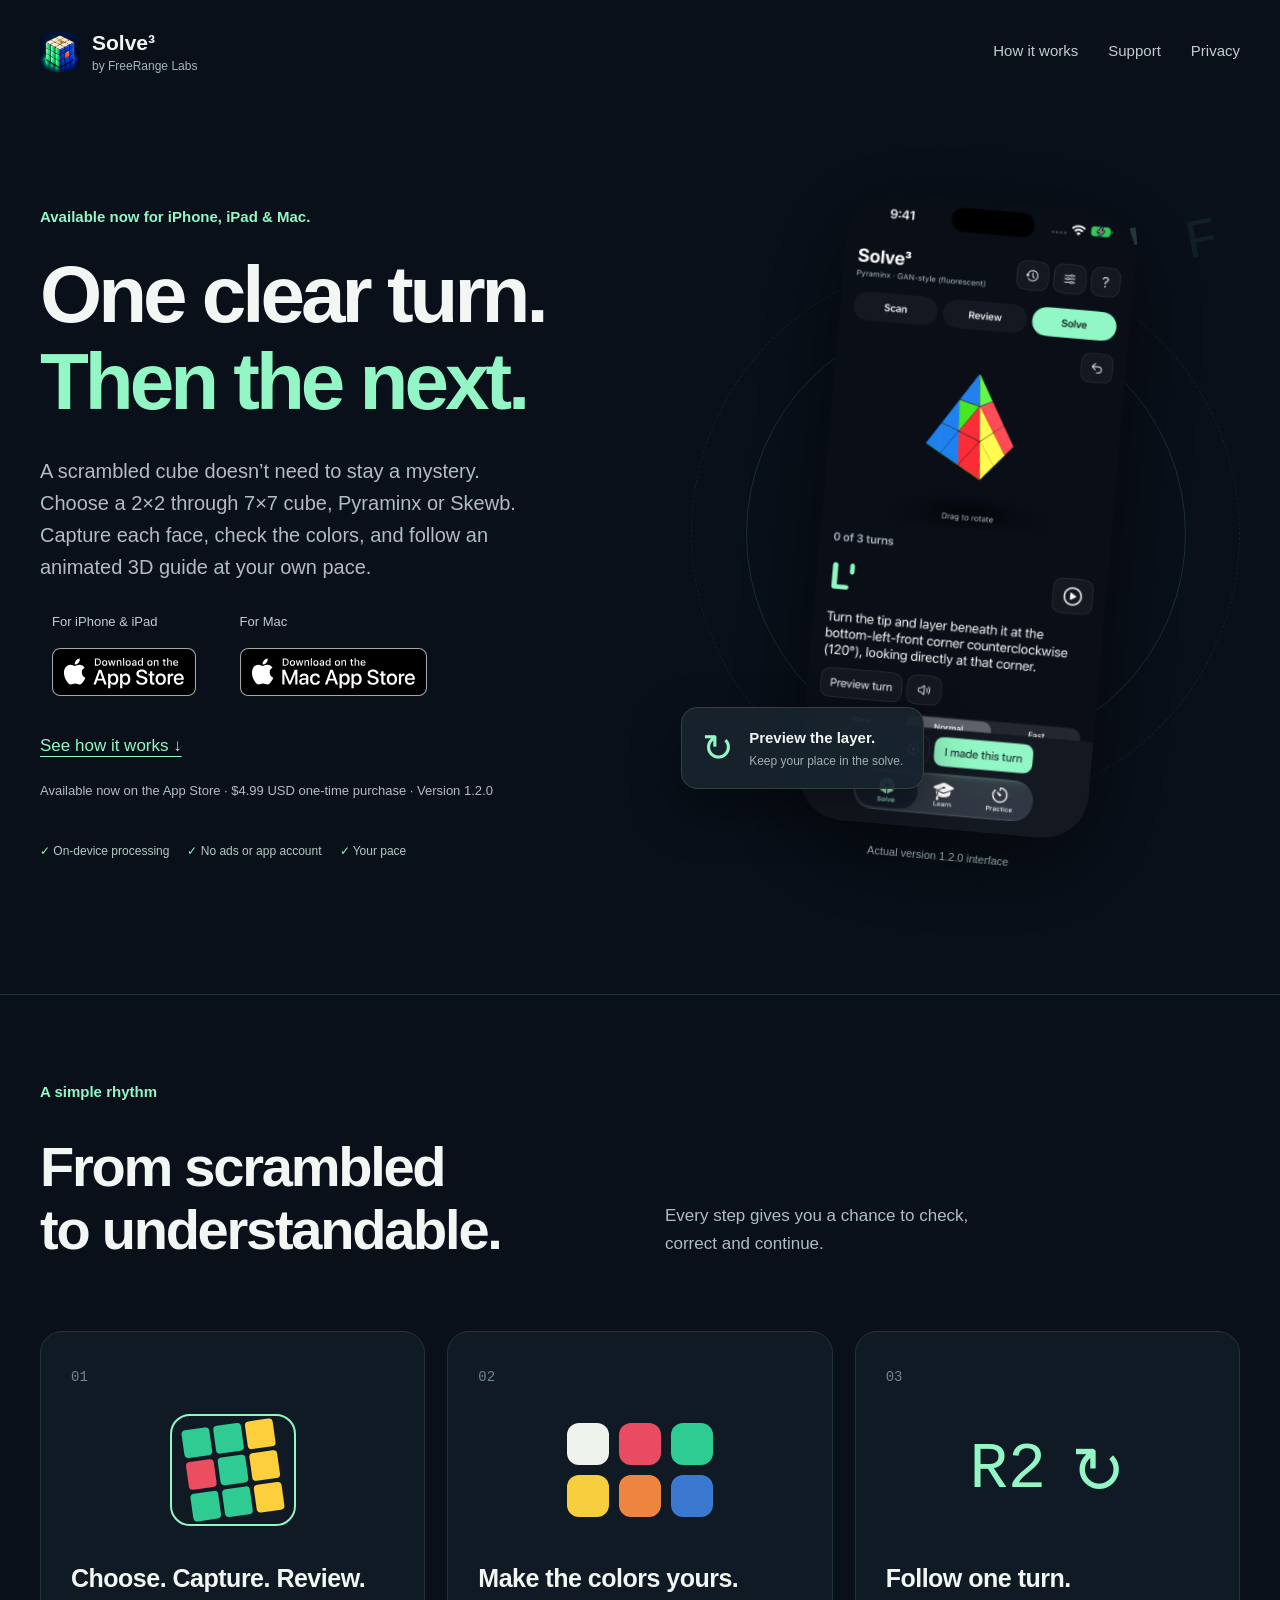
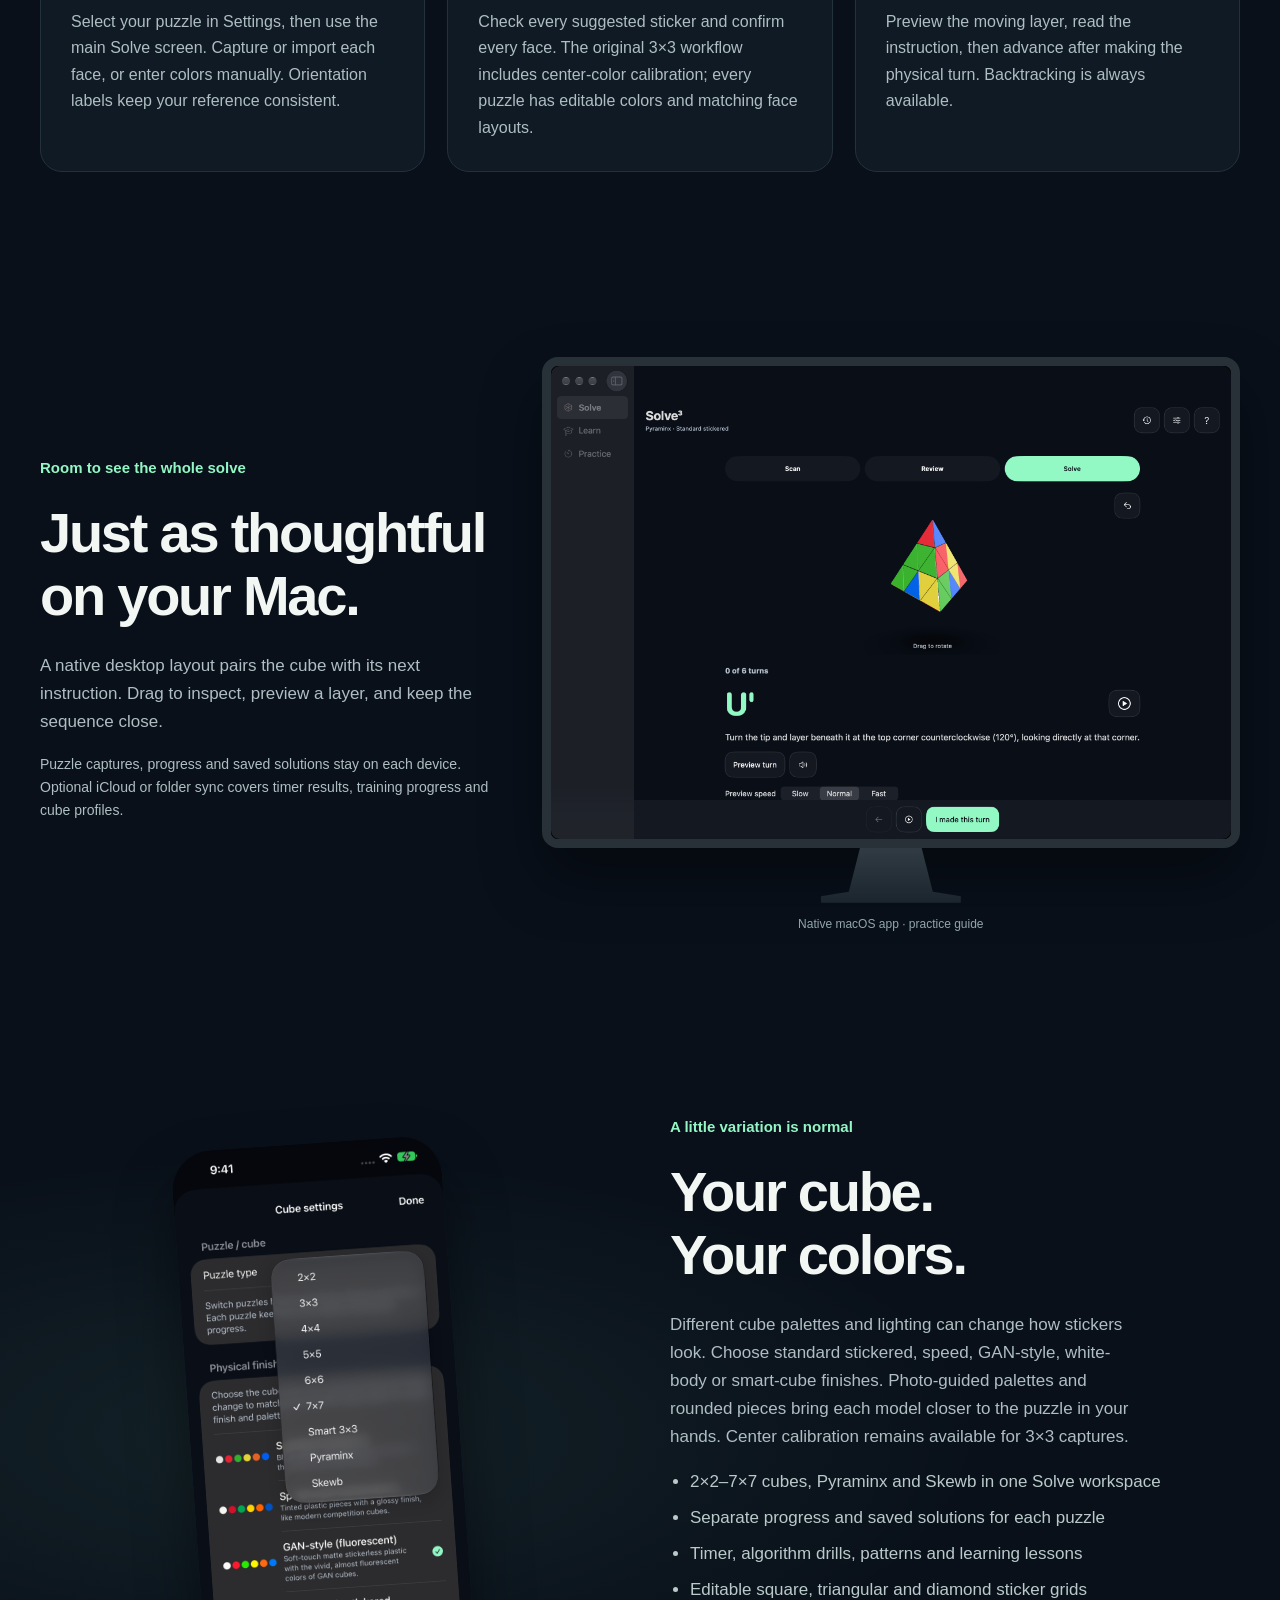
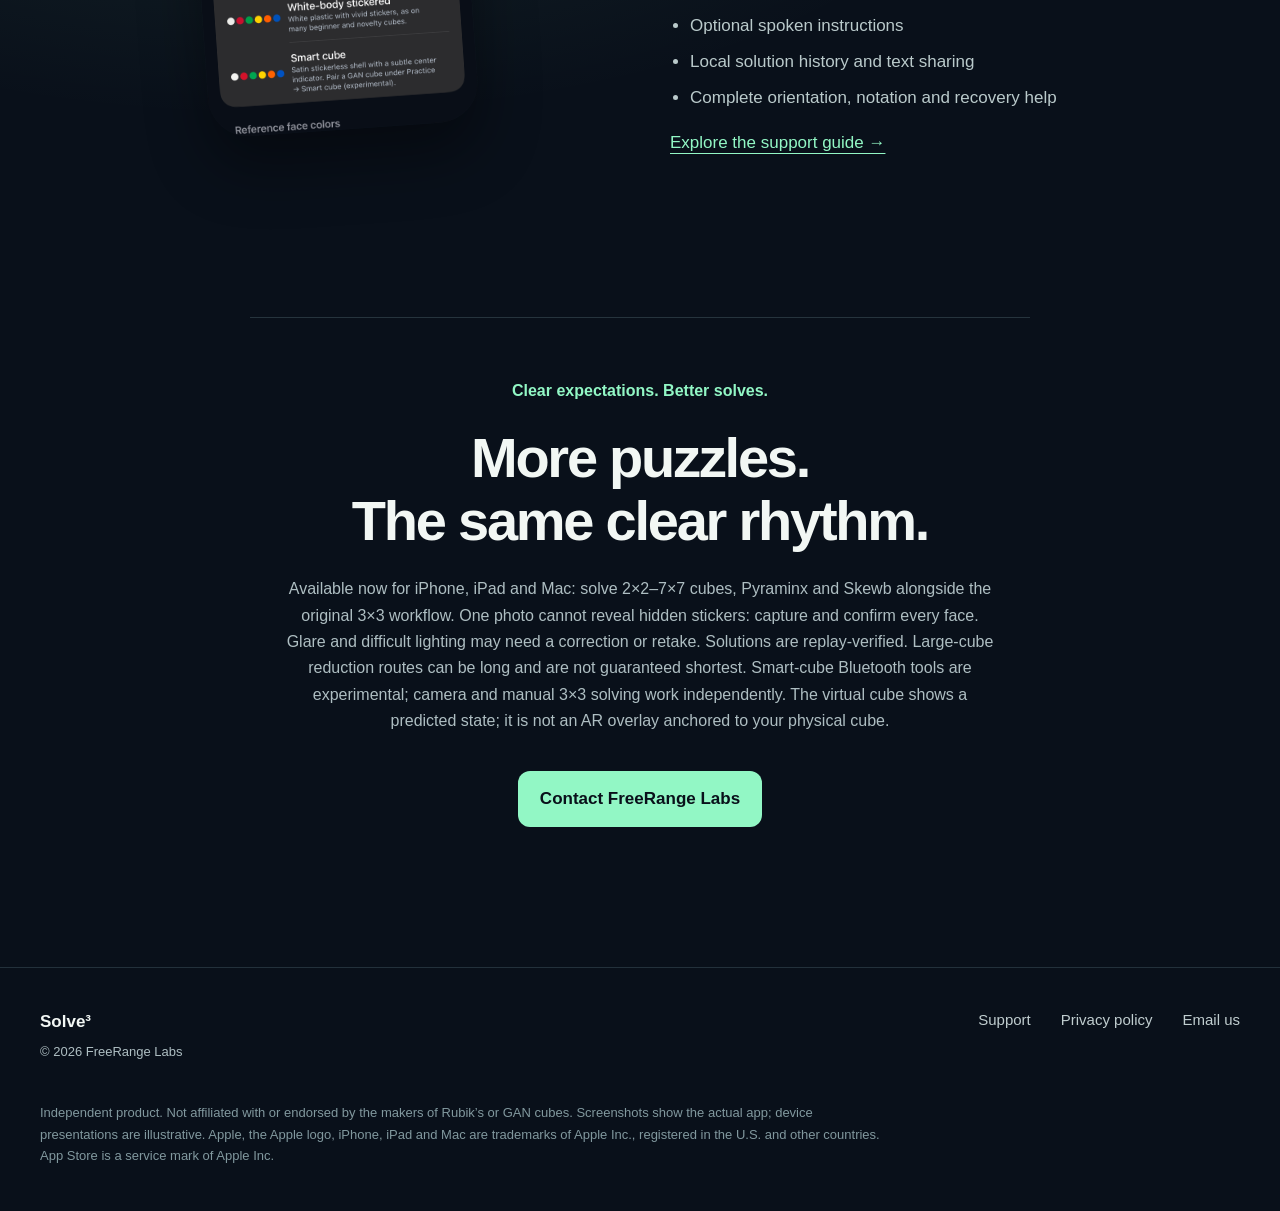
<file: index.html>
<!doctype html><html lang="en"><head><meta charset="utf-8"><meta name="viewport" content="width=device-width,initial-scale=1"><title>Solve³</title><meta name="description" content="Available now on the App Store for iPhone, iPad and Mac. Choose your puzzle. Capture its faces, review the colors and follow animated turns. Native puzzle guidance for iPhone, iPad and Mac."><link rel="stylesheet" href="marketing.css?v=live-20261023"><link rel="icon" href="assets/app-icon.png"><link rel="apple-touch-icon" href="assets/app-icon.png"></head><body><header><a class="brand" href="index.html"><img class="brand-icon" src="assets/app-icon.png" width="40" height="40" alt=""><span>Solve³ <small>by FreeRange Labs</small></span></a><nav aria-label="Main"><a href="#how">How it works</a><a href="support.html">Support</a><a href="privacy.html">Privacy</a></nav></header><main><section class="hero"><div class="hero-copy"><p class="eyebrow">Available now for iPhone, iPad &amp; Mac.</p><h1>One clear turn.<br><em>Then the next.</em></h1><p class="intro">A scrambled cube doesn’t need to stay a mystery. Choose a 2×2 through 7×7 cube, Pyraminx or Skewb. Capture each face, check the colors, and follow an animated 3D guide at your own pace.</p><div class="store-downloads" aria-label="Download Solve³"><div class="store-platform"><span>For iPhone &amp; iPad</span><a class="store-badge" href="https://apps.apple.com/us/app/solve/id6821116293?platform=iphone"><img src="assets/download-app-store.svg" alt="Download on the App Store" width="144" height="48"></a></div><div class="store-platform"><span>For Mac</span><a class="store-badge" href="https://apps.apple.com/us/app/solve/id6821116293?platform=mac"><img src="assets/download-mac-app-store.svg" alt="Download on the Mac App Store" width="187" height="48"></a></div></div><a class="text-link" href="#how">See how it works ↓</a><p class="availability">Available now on the App Store · $4.99 USD one-time purchase · Version 1.2.0</p><div class="promise"><span>On-device processing</span><span>No ads or app account</span><span>Your pace</span></div></div><div class="hero-art"><div class="orbit orbit-one"></div><div class="orbit orbit-two"></div><div class="notation" aria-hidden="true">R2 <span>U′</span> F</div><figure class="phone"><img src="assets/iphone-guide.png?v=8" alt="Actual updated iPhone app: Pyraminx, a corner-turn instruction and the I made this turn control." width="1320" height="2868"><figcaption>Actual version 1.2.0 interface</figcaption></figure><div class="turn-chip"><span class="turn-icon" aria-hidden="true">↻</span><div><strong>Preview the layer.</strong><small>Keep your place in the solve.</small></div></div></div></section><section id="how" class="workflow"><div class="section-heading"><p class="eyebrow">A simple rhythm</p><h2>From scrambled<br>to understandable.</h2><p>Every step gives you a chance to check, correct and continue.</p></div><div class="steps"><article><span class="step">01</span><div class="scan-graphic" aria-hidden="true"><i></i><div class="tiles"><b></b><b></b><b></b><b></b><b></b><b></b><b></b><b></b><b></b></div></div><h3>Choose. Capture. Review.</h3><p>Select your puzzle in Settings, then use the main Solve screen. Capture or import each face, or enter colors manually. Orientation labels keep your reference consistent.</p></article><article><span class="step">02</span><div class="swatches" aria-hidden="true"><b></b><b></b><b></b><b></b><b></b><b></b></div><h3>Make the colors yours.</h3><p>Check every suggested sticker and confirm every face. The original 3×3 workflow includes center-color calibration; every puzzle has editable colors and matching face layouts.</p></article><article><span class="step">03</span><div class="move-graphic" aria-hidden="true"><strong>R2</strong><span>↻</span></div><h3>Follow one turn.</h3><p>Preview the moving layer, read the instruction, then advance after making the physical turn. Backtracking is always available.</p></article></div></section><section class="desktop"><div><p class="eyebrow">Room to see the whole solve</p><h2>Just as thoughtful<br>on your Mac.</h2><p>A native desktop layout pairs the cube with its next instruction. Drag to inspect, preview a layer, and keep the sequence close.</p><p class="fine">Puzzle captures, progress and saved solutions stay on each device. Optional iCloud or folder sync covers timer results, training progress and cube profiles.</p></div><figure class="mac"><div class="mac-display"><img src="assets/mac-guide.png?v=8" alt="Actual updated Mac app showing the Pyraminx guide and animated-turn preview controls." width="2360" height="1640"></div><div class="mac-stand"></div><figcaption>Native macOS app · practice guide</figcaption></figure></section><section class="details"><div class="calibration"><img src="assets/calibration.png?v=8" alt="Updated Settings picker brings 2×2–7×7, Smart 3×3, Pyraminx and Skewb into the main Solve screen." width="1320" height="2868"></div><div><p class="eyebrow">A little variation is normal</p><h2>Your cube.<br>Your colors.</h2><p>Different cube palettes and lighting can change how stickers look. Choose standard stickered, speed, GAN-style, white-body or smart-cube finishes. Photo-guided palettes and rounded pieces bring each model closer to the puzzle in your hands. Center calibration remains available for 3×3 captures.</p><ul><li>2×2–7×7 cubes, Pyraminx and Skewb in one Solve workspace</li><li>Separate progress and saved solutions for each puzzle</li><li>Timer, algorithm drills, patterns and learning lessons</li><li>Editable square, triangular and diamond sticker grids</li><li>Optional spoken instructions</li><li>Local solution history and text sharing</li><li>Complete orientation, notation and recovery help</li></ul><a class="text-link" href="support.html">Explore the support guide →</a></div></section><section class="closing"><p class="eyebrow">Clear expectations. Better solves.</p><h2>More puzzles.<br>The same clear rhythm.</h2><p>Available now for iPhone, iPad and Mac: solve 2×2–7×7 cubes, Pyraminx and Skewb alongside the original 3×3 workflow. One photo cannot reveal hidden stickers: capture and confirm every face. Glare and difficult lighting may need a correction or retake. Solutions are replay-verified. Large-cube reduction routes can be long and are not guaranteed shortest. Smart-cube Bluetooth tools are experimental; camera and manual 3×3 solving work independently. The virtual cube shows a predicted state; it is not an AR overlay anchored to your physical cube.</p><a class="button" href="mailto:FreeRangeLabs@drumnbus.com">Contact FreeRange Labs</a></section></main><footer><div><strong>Solve³</strong><p>© 2026 FreeRange Labs</p></div><nav aria-label="Footer"><a href="support.html">Support</a><a href="privacy.html">Privacy policy</a><a href="mailto:FreeRangeLabs@drumnbus.com">Email us</a></nav><p class="legal">Independent product. Not affiliated with or endorsed by the makers of Rubik’s or GAN cubes. Screenshots show the actual app; device presentations are illustrative. Apple, the Apple logo, iPhone, iPad and Mac are trademarks of Apple Inc., registered in the U.S. and other countries. App Store is a service mark of Apple Inc.</p></footer></body></html>
</file>
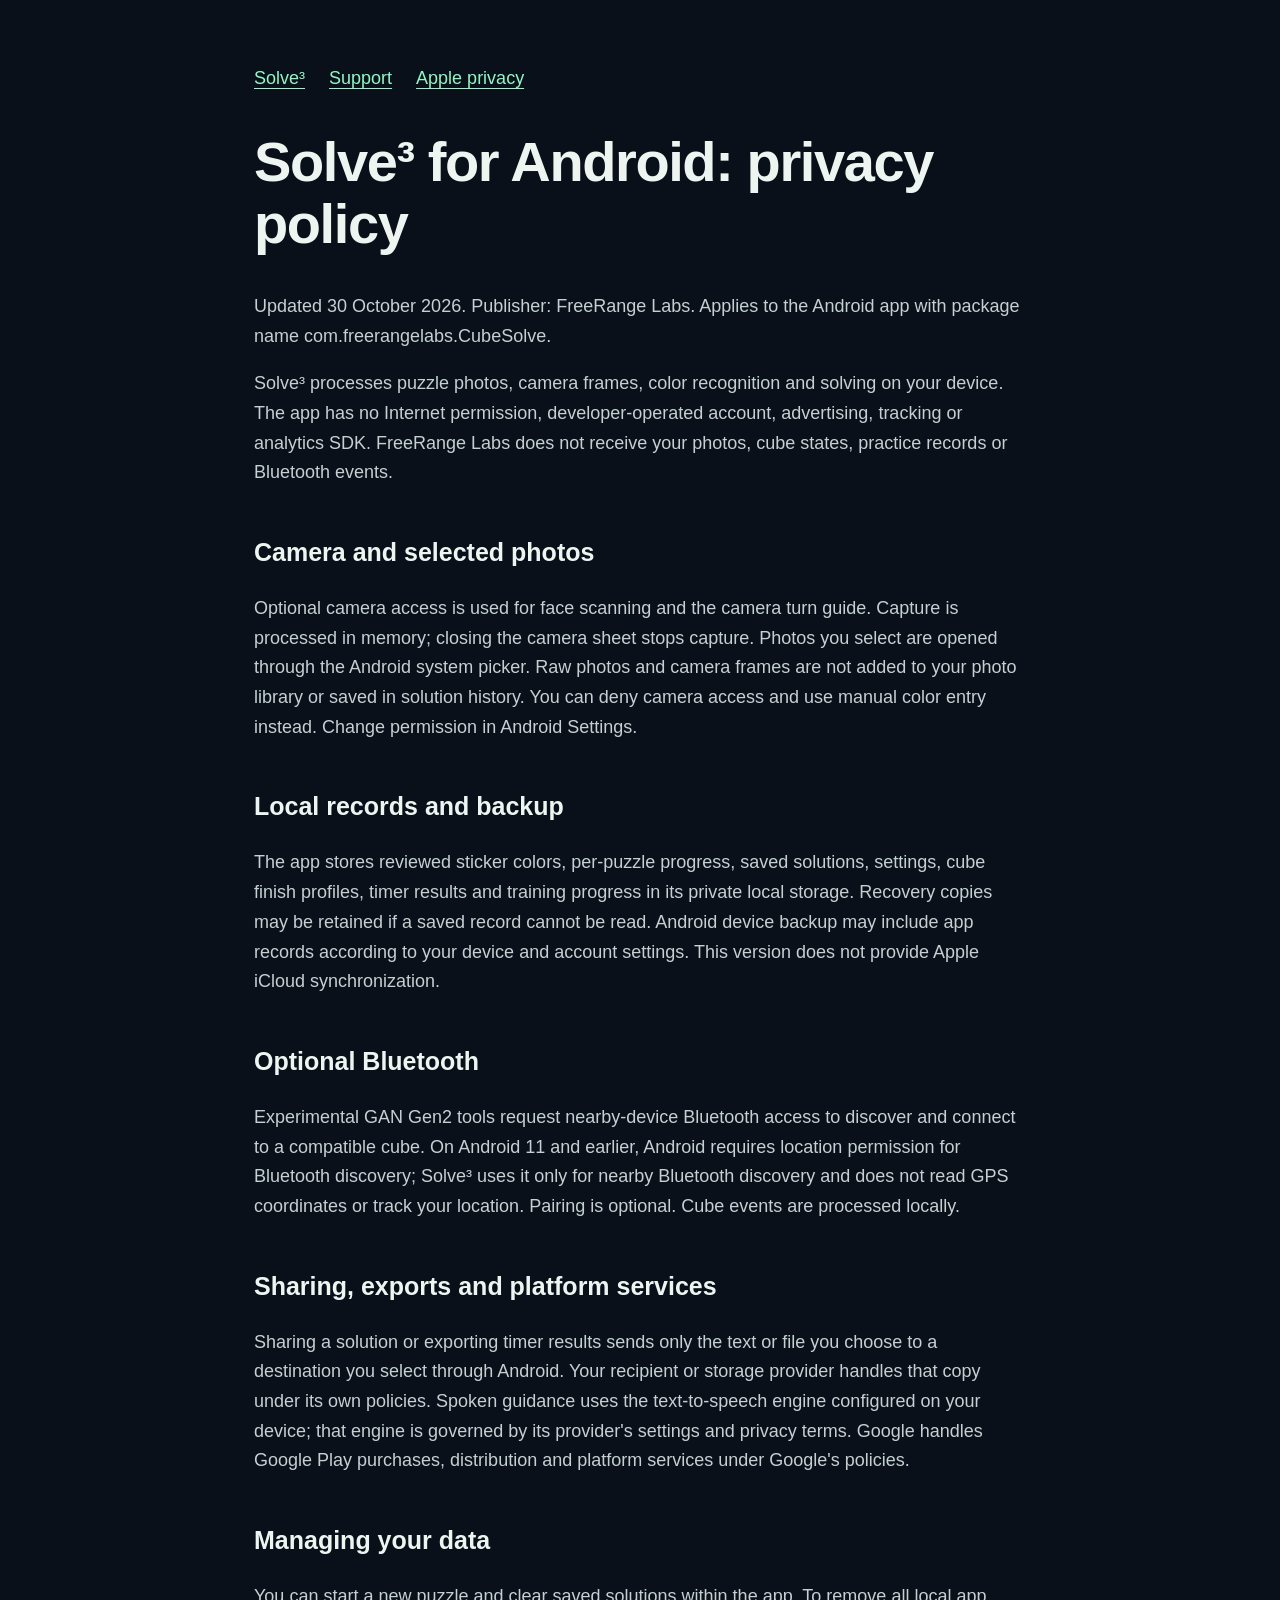
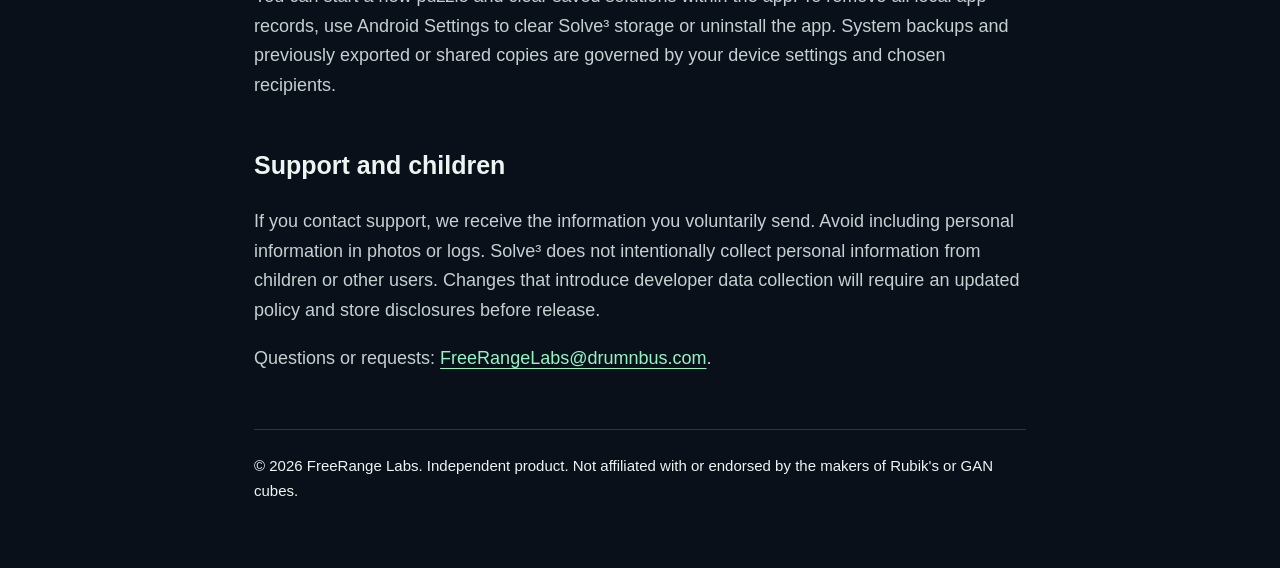
<file: privacy-android.html>
<!doctype html><html lang="en"><head><meta charset="utf-8"><meta name="viewport" content="width=device-width,initial-scale=1"><title>Android privacy policy · Solve³</title><link rel="stylesheet" href="style.css"><link rel="icon" href="assets/app-icon.png"></head><body><main><nav aria-label="Main"><a href="index.html">Solve³</a><a href="support.html">Support</a><a href="privacy.html">Apple privacy</a></nav><h1>Solve³ for Android: privacy policy</h1><p>Updated 30 October 2026. Publisher: FreeRange Labs. Applies to the Android app with package name com.freerangelabs.CubeSolve.</p>
<p>Solve³ processes puzzle photos, camera frames, color recognition and solving on your device. The app has no Internet permission, developer-operated account, advertising, tracking or analytics SDK. FreeRange Labs does not receive your photos, cube states, practice records or Bluetooth events.</p>
<h2>Camera and selected photos</h2><p>Optional camera access is used for face scanning and the camera turn guide. Capture is processed in memory; closing the camera sheet stops capture. Photos you select are opened through the Android system picker. Raw photos and camera frames are not added to your photo library or saved in solution history. You can deny camera access and use manual color entry instead. Change permission in Android Settings.</p>
<h2>Local records and backup</h2><p>The app stores reviewed sticker colors, per-puzzle progress, saved solutions, settings, cube finish profiles, timer results and training progress in its private local storage. Recovery copies may be retained if a saved record cannot be read. Android device backup may include app records according to your device and account settings. This version does not provide Apple iCloud synchronization.</p>
<h2>Optional Bluetooth</h2><p>Experimental GAN Gen2 tools request nearby-device Bluetooth access to discover and connect to a compatible cube. On Android 11 and earlier, Android requires location permission for Bluetooth discovery; Solve³ uses it only for nearby Bluetooth discovery and does not read GPS coordinates or track your location. Pairing is optional. Cube events are processed locally.</p>
<h2>Sharing, exports and platform services</h2><p>Sharing a solution or exporting timer results sends only the text or file you choose to a destination you select through Android. Your recipient or storage provider handles that copy under its own policies. Spoken guidance uses the text-to-speech engine configured on your device; that engine is governed by its provider's settings and privacy terms. Google handles Google Play purchases, distribution and platform services under Google's policies.</p>
<h2>Managing your data</h2><p>You can start a new puzzle and clear saved solutions within the app. To remove all local app records, use Android Settings to clear Solve³ storage or uninstall the app. System backups and previously exported or shared copies are governed by your device settings and chosen recipients.</p>
<h2>Support and children</h2><p>If you contact support, we receive the information you voluntarily send. Avoid including personal information in photos or logs. Solve³ does not intentionally collect personal information from children or other users. Changes that introduce developer data collection will require an updated policy and store disclosures before release.</p><p>Questions or requests: <a href="mailto:FreeRangeLabs@drumnbus.com">FreeRangeLabs@drumnbus.com</a>.</p><footer>© 2026 FreeRange Labs. Independent product. Not affiliated with or endorsed by the makers of Rubik's or GAN cubes.</footer></main></body></html>
</file>
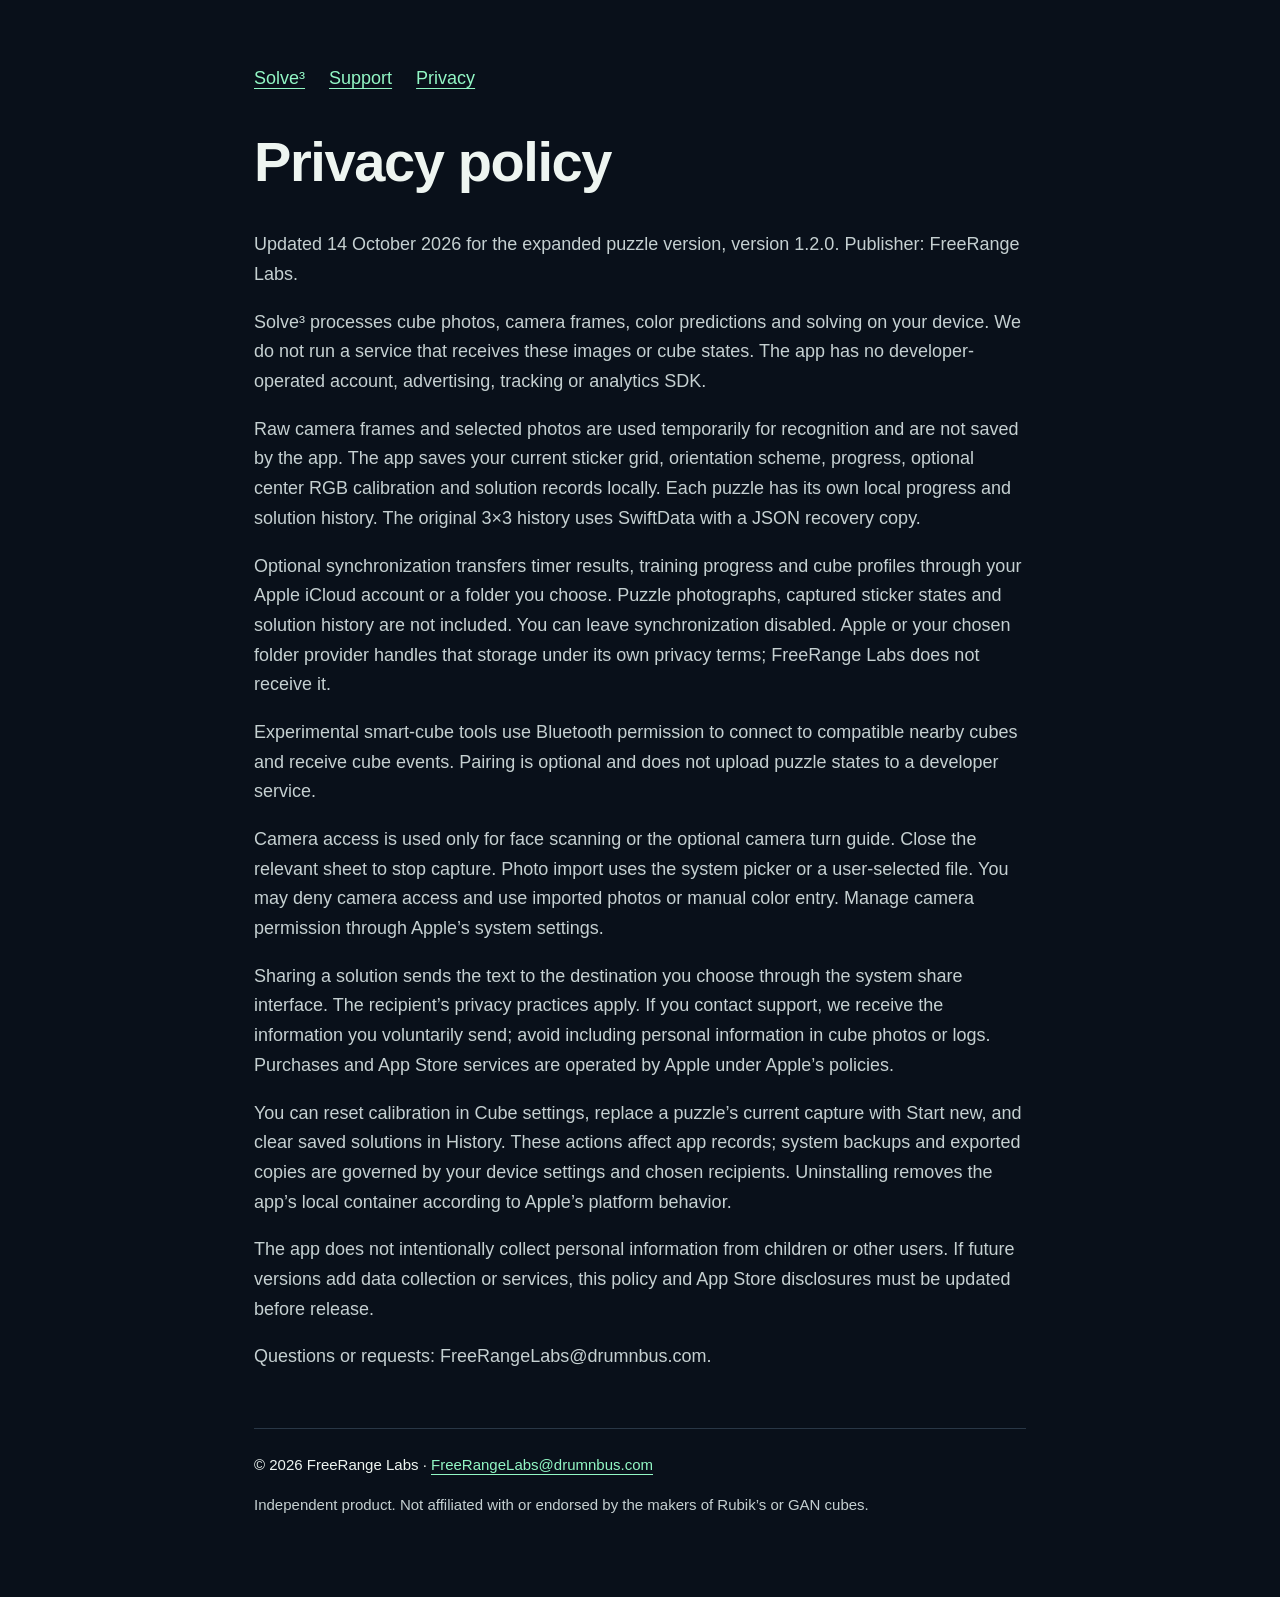
<file: privacy.html>
<!doctype html><html lang="en"><head><meta charset="utf-8"><meta name="viewport" content="width=device-width,initial-scale=1"><title>Privacy policy · Solve³</title><link rel="stylesheet" href="style.css"><meta name="description" content="Solve³: on-device cube and puzzle guidance, support and privacy."><link rel="icon" href="assets/app-icon.png"><link rel="apple-touch-icon" href="assets/app-icon.png"></head><body><main><nav aria-label="Main"><a href="index.html">Solve³</a><a href="support.html">Support</a><a href="privacy.html">Privacy</a></nav><h1>Privacy policy</h1><p>Updated 14 October 2026 for the expanded puzzle version, version 1.2.0. Publisher: FreeRange Labs.</p><p>Solve³ processes cube photos, camera frames, color predictions and solving on your device. We do not run a service that receives these images or cube states. The app has no developer-operated account, advertising, tracking or analytics SDK.</p><p>Raw camera frames and selected photos are used temporarily for recognition and are not saved by the app. The app saves your current sticker grid, orientation scheme, progress, optional center RGB calibration and solution records locally. Each puzzle has its own local progress and solution history. The original 3×3 history uses SwiftData with a JSON recovery copy.</p><p>Optional synchronization transfers timer results, training progress and cube profiles through your Apple iCloud account or a folder you choose. Puzzle photographs, captured sticker states and solution history are not included. You can leave synchronization disabled. Apple or your chosen folder provider handles that storage under its own privacy terms; FreeRange Labs does not receive it.</p><p>Experimental smart-cube tools use Bluetooth permission to connect to compatible nearby cubes and receive cube events. Pairing is optional and does not upload puzzle states to a developer service.</p><p>Camera access is used only for face scanning or the optional camera turn guide. Close the relevant sheet to stop capture. Photo import uses the system picker or a user-selected file. You may deny camera access and use imported photos or manual color entry. Manage camera permission through Apple’s system settings.</p><p>Sharing a solution sends the text to the destination you choose through the system share interface. The recipient’s privacy practices apply. If you contact support, we receive the information you voluntarily send; avoid including personal information in cube photos or logs. Purchases and App Store services are operated by Apple under Apple’s policies.</p><p>You can reset calibration in Cube settings, replace a puzzle’s current capture with Start new, and clear saved solutions in History. These actions affect app records; system backups and exported copies are governed by your device settings and chosen recipients. Uninstalling removes the app’s local container according to Apple’s platform behavior.</p><p>The app does not intentionally collect personal information from children or other users. If future versions add data collection or services, this policy and App Store disclosures must be updated before release.</p><p>Questions or requests: FreeRangeLabs@drumnbus.com.</p><footer>© 2026 FreeRange Labs · <a href="mailto:FreeRangeLabs@drumnbus.com">FreeRangeLabs@drumnbus.com</a><p>Independent product. Not affiliated with or endorsed by the makers of Rubik’s or GAN cubes.</p></footer></main></body></html>
</file>
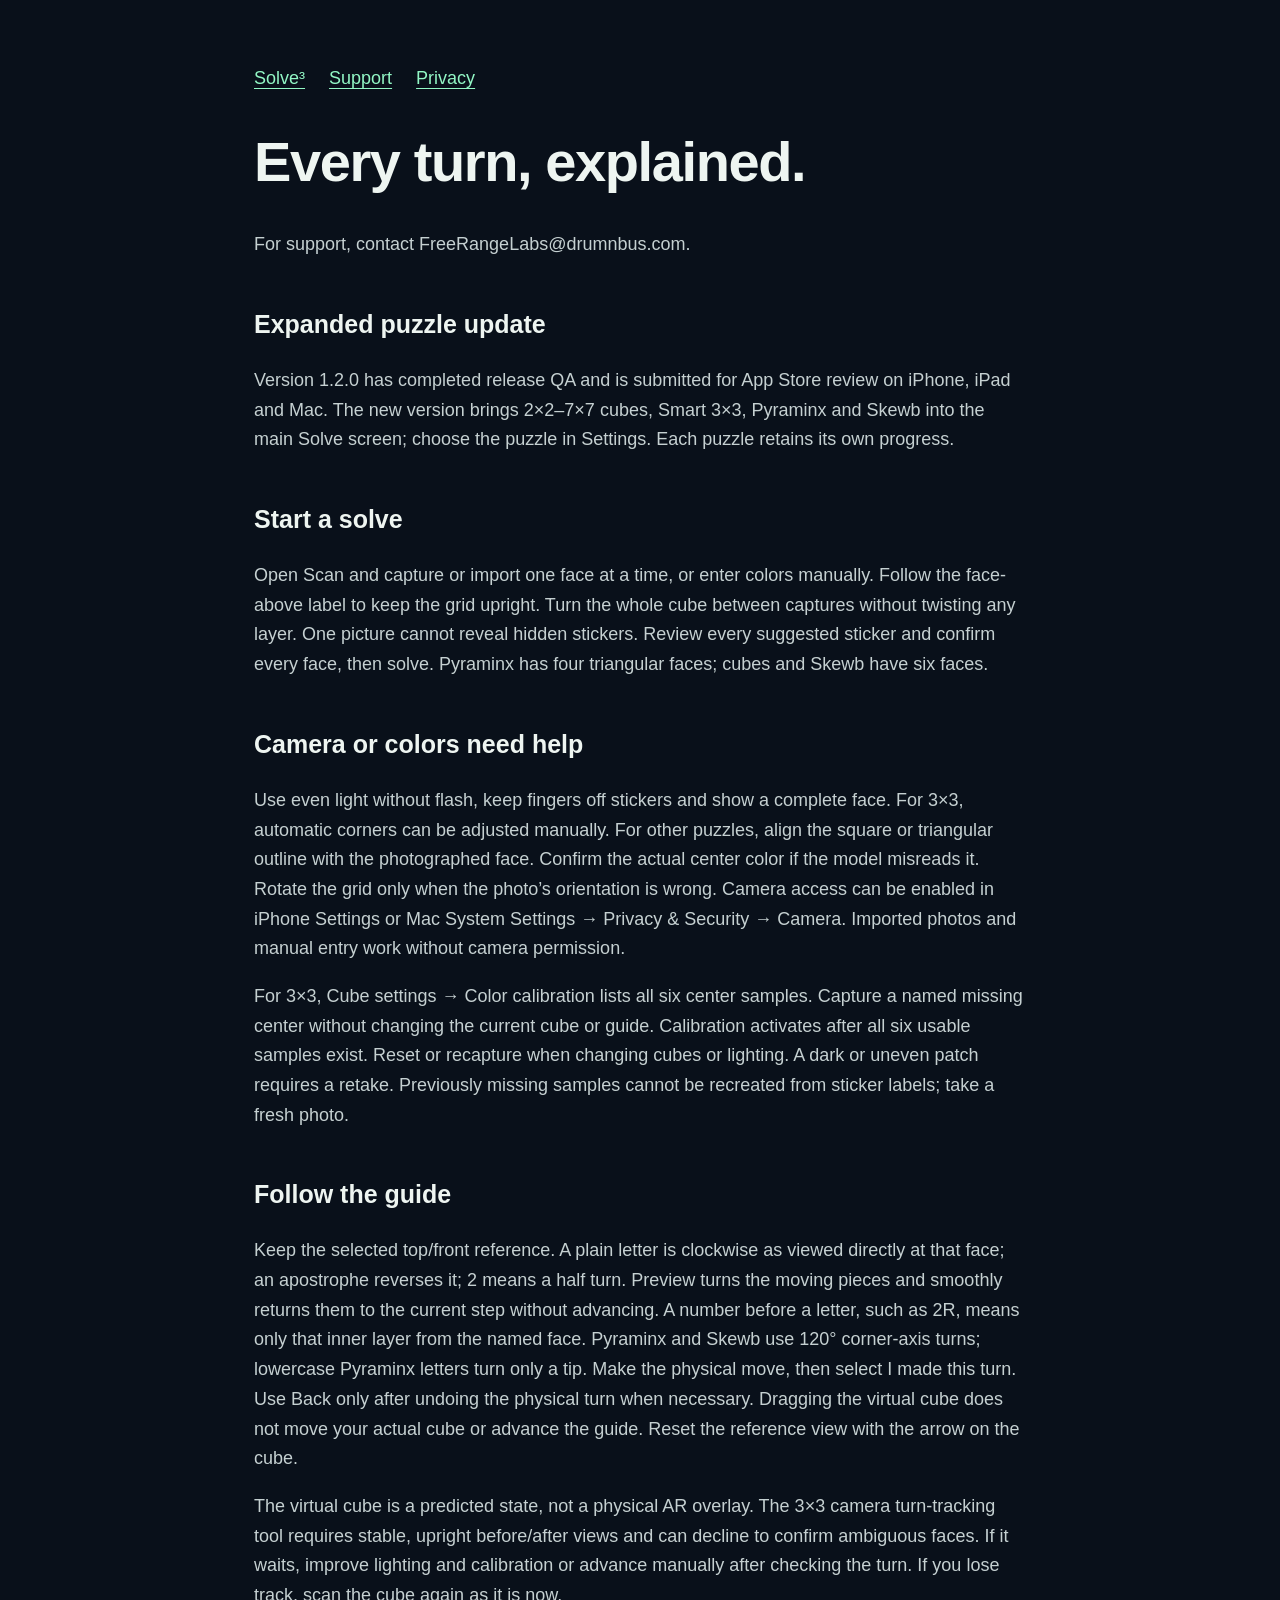
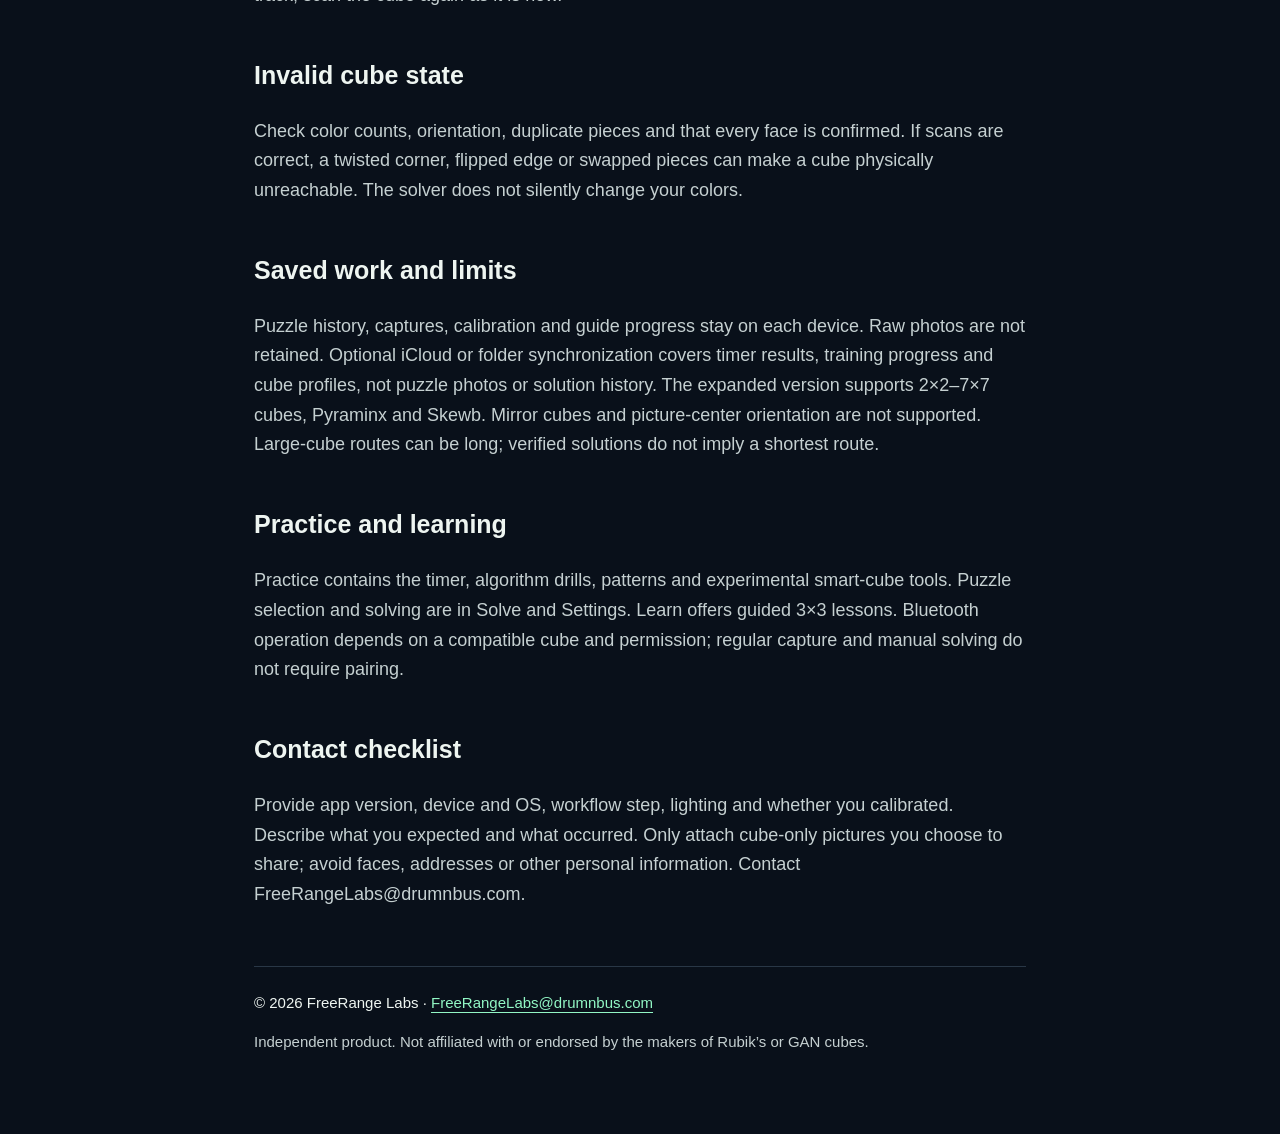
<file: support.html>
<!doctype html><html lang="en"><head><meta charset="utf-8"><meta name="viewport" content="width=device-width,initial-scale=1"><title>Support · Solve³</title><link rel="stylesheet" href="style.css"><meta name="description" content="Solve³: on-device cube and puzzle guidance, support and privacy."><link rel="icon" href="assets/app-icon.png"><link rel="apple-touch-icon" href="assets/app-icon.png"></head><body><main><nav aria-label="Main"><a href="index.html">Solve³</a><a href="support.html">Support</a><a href="privacy.html">Privacy</a></nav><h1>Every turn, explained.</h1><p>For support, contact FreeRangeLabs@drumnbus.com.</p><h2>Expanded puzzle update</h2><p>Version 1.2.0 has completed release QA and is submitted for App Store review on iPhone, iPad and Mac. The new version brings 2×2–7×7 cubes, Smart 3×3, Pyraminx and Skewb into the main Solve screen; choose the puzzle in Settings. Each puzzle retains its own progress.</p><h2>Start a solve</h2><p>Open Scan and capture or import one face at a time, or enter colors manually. Follow the face-above label to keep the grid upright. Turn the whole cube between captures without twisting any layer. One picture cannot reveal hidden stickers. Review every suggested sticker and confirm every face, then solve. Pyraminx has four triangular faces; cubes and Skewb have six faces.</p><h2>Camera or colors need help</h2><p>Use even light without flash, keep fingers off stickers and show a complete face. For 3×3, automatic corners can be adjusted manually. For other puzzles, align the square or triangular outline with the photographed face. Confirm the actual center color if the model misreads it. Rotate the grid only when the photo’s orientation is wrong. Camera access can be enabled in iPhone Settings or Mac System Settings → Privacy &amp; Security → Camera. Imported photos and manual entry work without camera permission.</p><p>For 3×3, Cube settings → Color calibration lists all six center samples. Capture a named missing center without changing the current cube or guide. Calibration activates after all six usable samples exist. Reset or recapture when changing cubes or lighting. A dark or uneven patch requires a retake. Previously missing samples cannot be recreated from sticker labels; take a fresh photo.</p><h2>Follow the guide</h2><p>Keep the selected top/front reference. A plain letter is clockwise as viewed directly at that face; an apostrophe reverses it; 2 means a half turn. Preview turns the moving pieces and smoothly returns them to the current step without advancing. A number before a letter, such as 2R, means only that inner layer from the named face. Pyraminx and Skewb use 120° corner-axis turns; lowercase Pyraminx letters turn only a tip. Make the physical move, then select I made this turn. Use Back only after undoing the physical turn when necessary. Dragging the virtual cube does not move your actual cube or advance the guide. Reset the reference view with the arrow on the cube.</p><p>The virtual cube is a predicted state, not a physical AR overlay. The 3×3 camera turn-tracking tool requires stable, upright before/after views and can decline to confirm ambiguous faces. If it waits, improve lighting and calibration or advance manually after checking the turn. If you lose track, scan the cube again as it is now.</p><h2>Invalid cube state</h2><p>Check color counts, orientation, duplicate pieces and that every face is confirmed. If scans are correct, a twisted corner, flipped edge or swapped pieces can make a cube physically unreachable. The solver does not silently change your colors.</p><h2>Saved work and limits</h2><p>Puzzle history, captures, calibration and guide progress stay on each device. Raw photos are not retained. Optional iCloud or folder synchronization covers timer results, training progress and cube profiles, not puzzle photos or solution history. The expanded version supports 2×2–7×7 cubes, Pyraminx and Skewb. Mirror cubes and picture-center orientation are not supported. Large-cube routes can be long; verified solutions do not imply a shortest route.</p><h2>Practice and learning</h2><p>Practice contains the timer, algorithm drills, patterns and experimental smart-cube tools. Puzzle selection and solving are in Solve and Settings. Learn offers guided 3×3 lessons. Bluetooth operation depends on a compatible cube and permission; regular capture and manual solving do not require pairing.</p><h2>Contact checklist</h2><p>Provide app version, device and OS, workflow step, lighting and whether you calibrated. Describe what you expected and what occurred. Only attach cube-only pictures you choose to share; avoid faces, addresses or other personal information. Contact FreeRangeLabs@drumnbus.com.</p><footer>© 2026 FreeRange Labs · <a href="mailto:FreeRangeLabs@drumnbus.com">FreeRangeLabs@drumnbus.com</a><p>Independent product. Not affiliated with or endorsed by the makers of Rubik’s or GAN cubes.</p></footer></main></body></html>
</file>
<file: marketing.css>
*{box-sizing:border-box}html{scroll-behavior:smooth;scroll-padding-top:30px}body{margin:0;background:#09101a;color:#f2f7f4;font:17px/1.65 -apple-system,BlinkMacSystemFont,"Segoe UI",sans-serif}a{color:inherit}header,main,footer{max-width:1280px;margin:auto}header{padding:30px 40px;display:flex;justify-content:space-between;align-items:center;gap:24px}.brand{display:flex;align-items:center;gap:12px;text-decoration:none;font-weight:650;font-size:21px;line-height:1.2}.brand svg{width:38px;height:40px}.brand small{display:block;font-size:12px;color:#a6b5b8;margin-top:4px;font-weight:400}nav{display:flex;gap:30px;flex-wrap:wrap}nav a{text-decoration:none;font-size:15px;color:#c0cdcf}nav a:hover,.text-link:hover{color:#92f7c5}a:focus-visible{outline:3px solid #92f7c5;outline-offset:7px}.hero{display:grid;grid-template-columns:1.15fr 1fr;gap:20px;align-items:center;padding:70px 40px 100px;min-height:850px}.eyebrow{color:#92f7c5;font-size:15px;font-weight:550;margin:0 0 22px}h1{font-size:clamp(52px,6.3vw,80px);letter-spacing:-.05em;line-height:1.08;margin:0 0 30px;font-weight:620}h1 em{font-style:normal;color:#92f7c5}h2{font-size:clamp(36px,4.4vw,56px);line-height:1.12;letter-spacing:-.04em;font-weight:580;margin:0 0 24px}h3{font-size:25px;font-weight:550;letter-spacing:-.02em;margin:25px 0 10px}p{color:#aebec2}.intro{max-width:490px;font-size:20px;line-height:1.6}.button{display:inline-flex;align-items:center;gap:30px;background:#92f7c5;color:#09101a;padding:14px 22px;border-radius:12px;text-decoration:none;font-weight:600;margin-top:20px}.availability{font-size:13px;max-width:370px;margin-top:20px}.promise{display:flex;gap:18px;flex-wrap:wrap;font-size:12px;color:#b5c8c5;margin-top:40px}.promise span:before{content:"✓ ";color:#92f7c5}.hero-art{min-width:0;position:relative;min-height:720px;display:flex;align-items:center;justify-content:center}.phone{width:290px;position:relative;margin:0;transform:rotate(5deg);z-index:2;filter:drop-shadow(0 25px 50px #0008)}.phone img{display:block;width:100%;height:auto;border-radius:45px}.phone figcaption{font-size:11px;color:#8a9f9e;text-align:center;margin-top:18px}.orbit{position:absolute;border:1px solid #92f7c522;border-radius:50%;width:440px;height:440px;transform:none}.orbit-two{width:min(560px,100%);height:auto;aspect-ratio:1;border-style:dashed;border-color:#92f7c512}.notation{position:absolute;top:40px;right:20px;font-size:55px;color:#92f7c512;font-family:ui-monospace,monospace;transform:rotate(-10deg)}.notation span{color:#92f7c536}.turn-chip{position:absolute;z-index:3;bottom:105px;left:-10px;background:#17232deF;border:1px solid #314338;box-shadow:0 20px 50px #0006;border-radius:16px;padding:16px 20px;display:flex;gap:15px;align-items:center}.turn-chip strong{font-weight:550;font-size:15px}.turn-chip small{display:block;color:#9db1b4;font-size:12px}.turn-icon{font-size:38px;color:#92f7c5;line-height:1}.workflow{padding:85px 40px;border-top:1px solid #23313b}.section-heading{display:grid;grid-template-columns:1fr 1fr;align-items:end;gap:10px 50px}.section-heading .eyebrow{grid-column:1/-1}.section-heading p:last-child{max-width:330px;margin-bottom:28px}.steps{display:grid;grid-template-columns:repeat(3,1fr);gap:22px;margin-top:45px}.steps article{background:#101a24;border:1px solid #23313c;border-radius:22px;padding:30px;position:relative}.step{color:#6f868c;font:14px ui-monospace,monospace}.steps article p{font-size:16px;margin:0}.scan-graphic,.swatches,.move-graphic{height:125px;margin-top:18px;display:flex;align-items:center;justify-content:center}.tiles{display:grid;grid-template-columns:repeat(3,28px);gap:4px;transform:rotate(-8deg)}.tiles b{height:28px;border-radius:4px;background:#2ecb92}.tiles b:nth-child(3n){background:#fdcf3d}.tiles b:nth-child(4){background:#eb4e61}.scan-graphic{position:relative}.scan-graphic i{width:126px;height:112px;border:2px solid #92f7c5;border-radius:20px;position:absolute}.swatches{display:grid;grid-template-columns:repeat(3,42px);gap:10px;align-content:center}.swatches b{height:42px;border-radius:12px;background:#eef3ec}.swatches b:nth-child(2){background:#e84b62}.swatches b:nth-child(3){background:#2ecb92}.swatches b:nth-child(4){background:#f7cf3e}.swatches b:nth-child(5){background:#ed843f}.swatches b:nth-child(6){background:#3b78cf}.move-graphic{gap:25px;color:#92f7c5}.move-graphic strong{font:64px ui-monospace,monospace}.move-graphic span{font-size:65px}.desktop{display:grid;grid-template-columns:.85fr 1.3fr;gap:45px;align-items:center;padding:100px 40px}.desktop p,.details p{max-width:460px}.fine{font-size:14px}.mac{margin:0}.mac-display{border:9px solid #283138;border-radius:16px;background:#111;box-shadow:0 30px 60px #0006}.mac img{display:block;width:100%;height:auto;border-radius:7px}.mac-stand{width:140px;height:55px;margin:auto;background:linear-gradient(#303b43,#1a252d);clip-path:polygon(28% 0,72% 0,80% 80%,100% 88%,100% 100%,0 100%,0 88%,20% 80%)}figcaption{font-size:12px;text-align:center;color:#92a6aa;margin-top:12px}.details{display:grid;grid-template-columns:1fr 1fr;align-items:center;gap:60px;padding:80px 40px;background:radial-gradient(ellipse at 22% 50%,#92f7c514,transparent 50%)}.calibration{display:flex;justify-content:center}.calibration img{width:270px;height:auto;border-radius:40px;box-shadow:0 30px 60px #0006;transform:rotate(-4deg)}ul{padding-left:20px;color:#bacacb}li{margin:8px 0}.text-link{color:#92f7c5;text-underline-offset:5px}.closing{max-width:780px;text-align:center;margin:80px auto;padding:60px 30px;border-top:1px solid #26343d}.closing p{font-size:16px}.closing .eyebrow{color:#92f7c5}footer{padding:40px;border-top:1px solid #23313b;display:flex;justify-content:space-between;gap:30px;flex-wrap:wrap}footer p{font-size:13px;margin:5px 0}.legal{max-width:840px;color:#81989e}@media(max-width:900px){.hero{grid-template-columns:1fr 1fr;padding-top:45px}.hero-art{min-height:620px}.phone{width:245px}.orbit{width:310px;height:310px}.orbit-two{width:370px;height:370px}.turn-chip{left:-35px;bottom:55px}.desktop{grid-template-columns:1fr}.desktop div:first-child{max-width:600px}.steps article{padding:22px}.steps{gap:14px}}@media(max-width:650px){header{padding:22px;align-items:flex-start}header nav{gap:14px;max-width:125px;justify-content:flex-end}header nav a{font-size:13px}.hero{grid-template-columns:1fr;padding:40px 24px 50px;gap:40px;min-height:auto}h1{font-size:54px}.intro{font-size:18px}.hero-art{min-height:600px}.phone{width:250px}.turn-chip{left:10px;bottom:55px}.notation{right:10px}.section-heading{display:block}.workflow,.desktop,.details{padding:65px 24px}.steps{grid-template-columns:1fr}.steps article{padding:28px}.desktop{gap:35px}.details{grid-template-columns:1fr;gap:50px}.calibration{order:2}.closing{margin:40px auto;padding:40px 24px}footer{padding:30px 24px}footer nav{gap:20px}h2{font-size:40px}.hero-art{overflow:hidden}.mac-display{border-width:5px}}@media(prefers-reduced-motion:reduce){html{scroll-behavior:auto}}
.brand-icon{width:40px;height:40px;border-radius:10px;flex-shrink:0}

/* Official Apple badges: retain artwork, proportions and 12px clear space at 48px high. */
.store-downloads{display:flex;flex-wrap:wrap;gap:20px;margin:28px 0 24px}.store-platform{display:flex;flex-direction:column;align-items:flex-start;gap:4px}.store-platform>span{font-size:13px;color:#c0cdcf;margin-left:12px}.store-badge{display:inline-flex;padding:12px;text-decoration:none}.store-badge img{display:block;height:48px;width:auto;border-radius:0;max-width:none}.availability{max-width:460px}
</file>
<file: style.css>
*{box-sizing:border-box}body{margin:0;background:#09101a;color:#eef5f1;font:18px/1.65 -apple-system,BlinkMacSystemFont,"Segoe UI",sans-serif}main{max-width:820px;margin:0 auto;padding:64px 24px}nav{display:flex;gap:24px;flex-wrap:wrap}a{color:#92f7c5;text-underline-offset:4px}h1{font-size:clamp(36px,6vw,56px);line-height:1.1;letter-spacing:-.025em}h2{font-size:25px;margin-top:44px}p,li{color:#c5d0d1}footer{border-top:1px solid #293746;margin-top:56px;padding-top:24px;font-size:15px}a:focus-visible{outline:3px solid #92f7c5;outline-offset:6px}.eyebrow{font-size:16px;color:#92f7c5}
</file>
